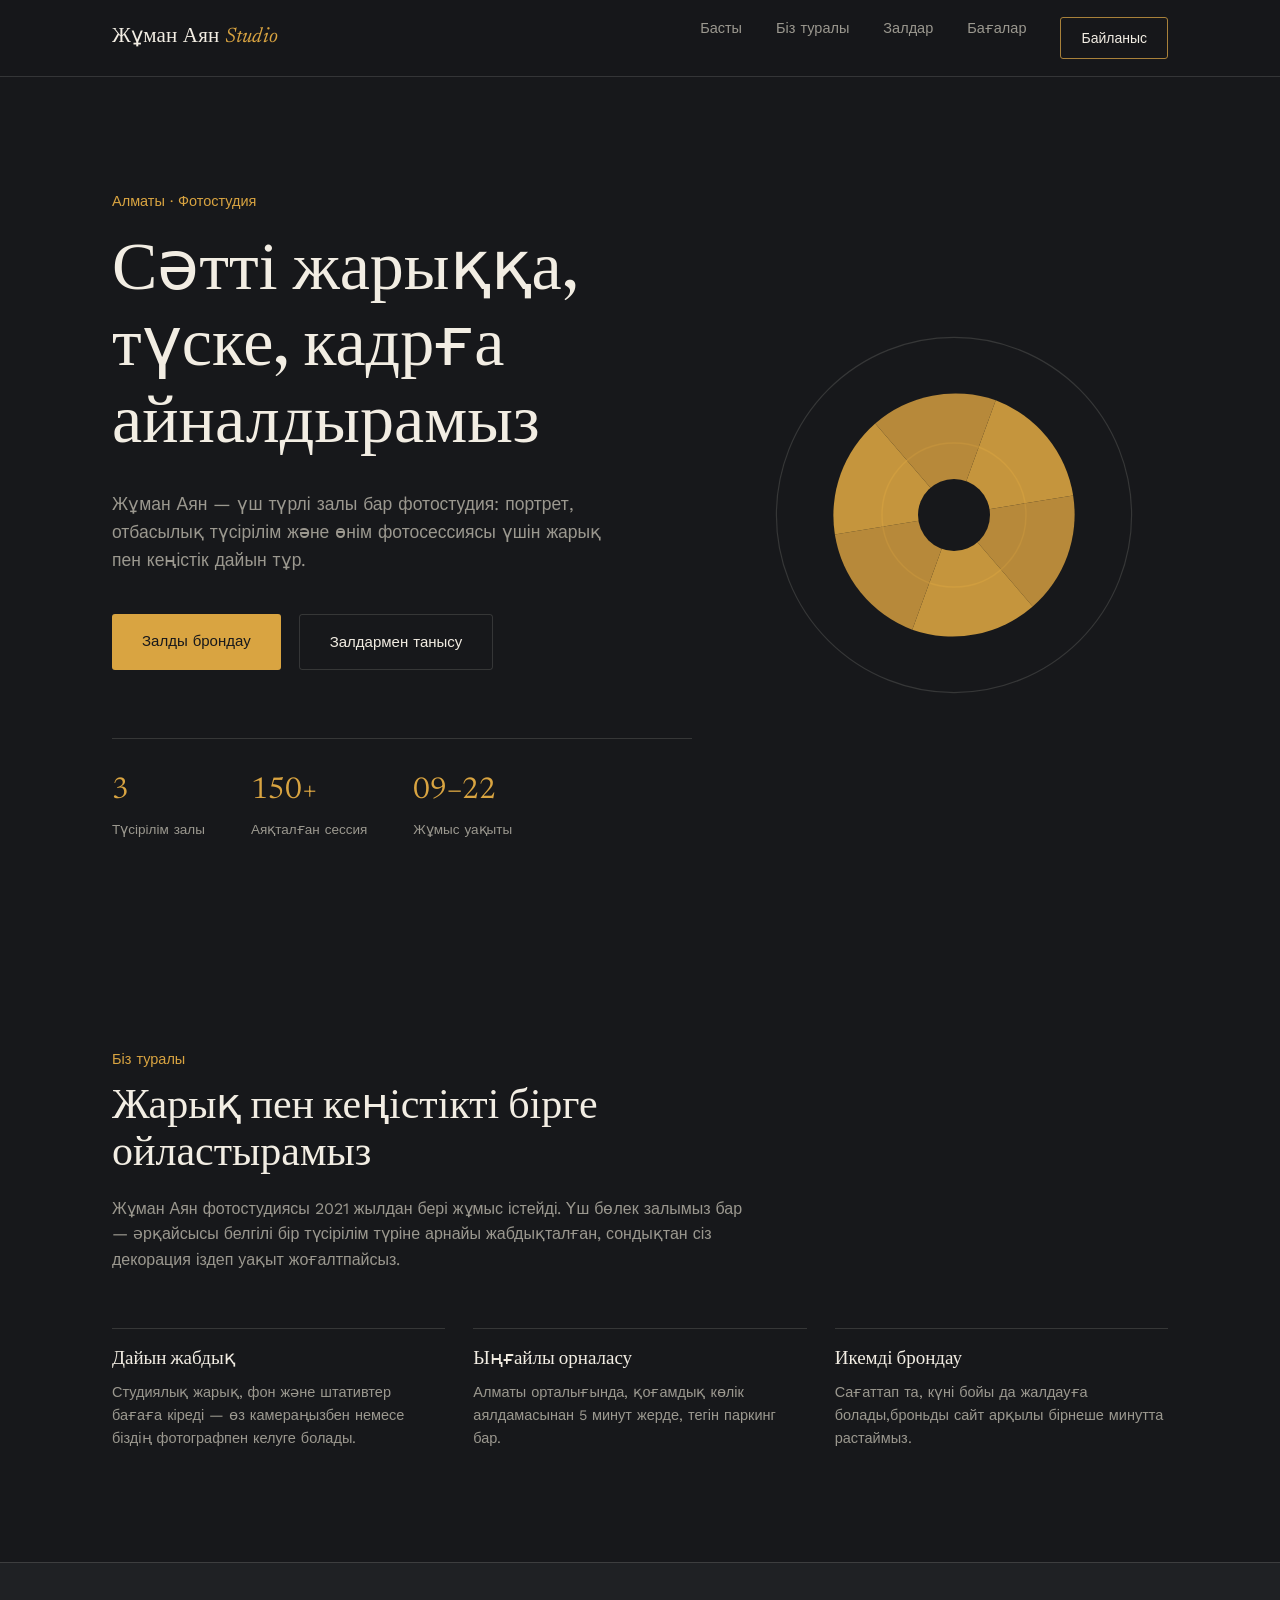
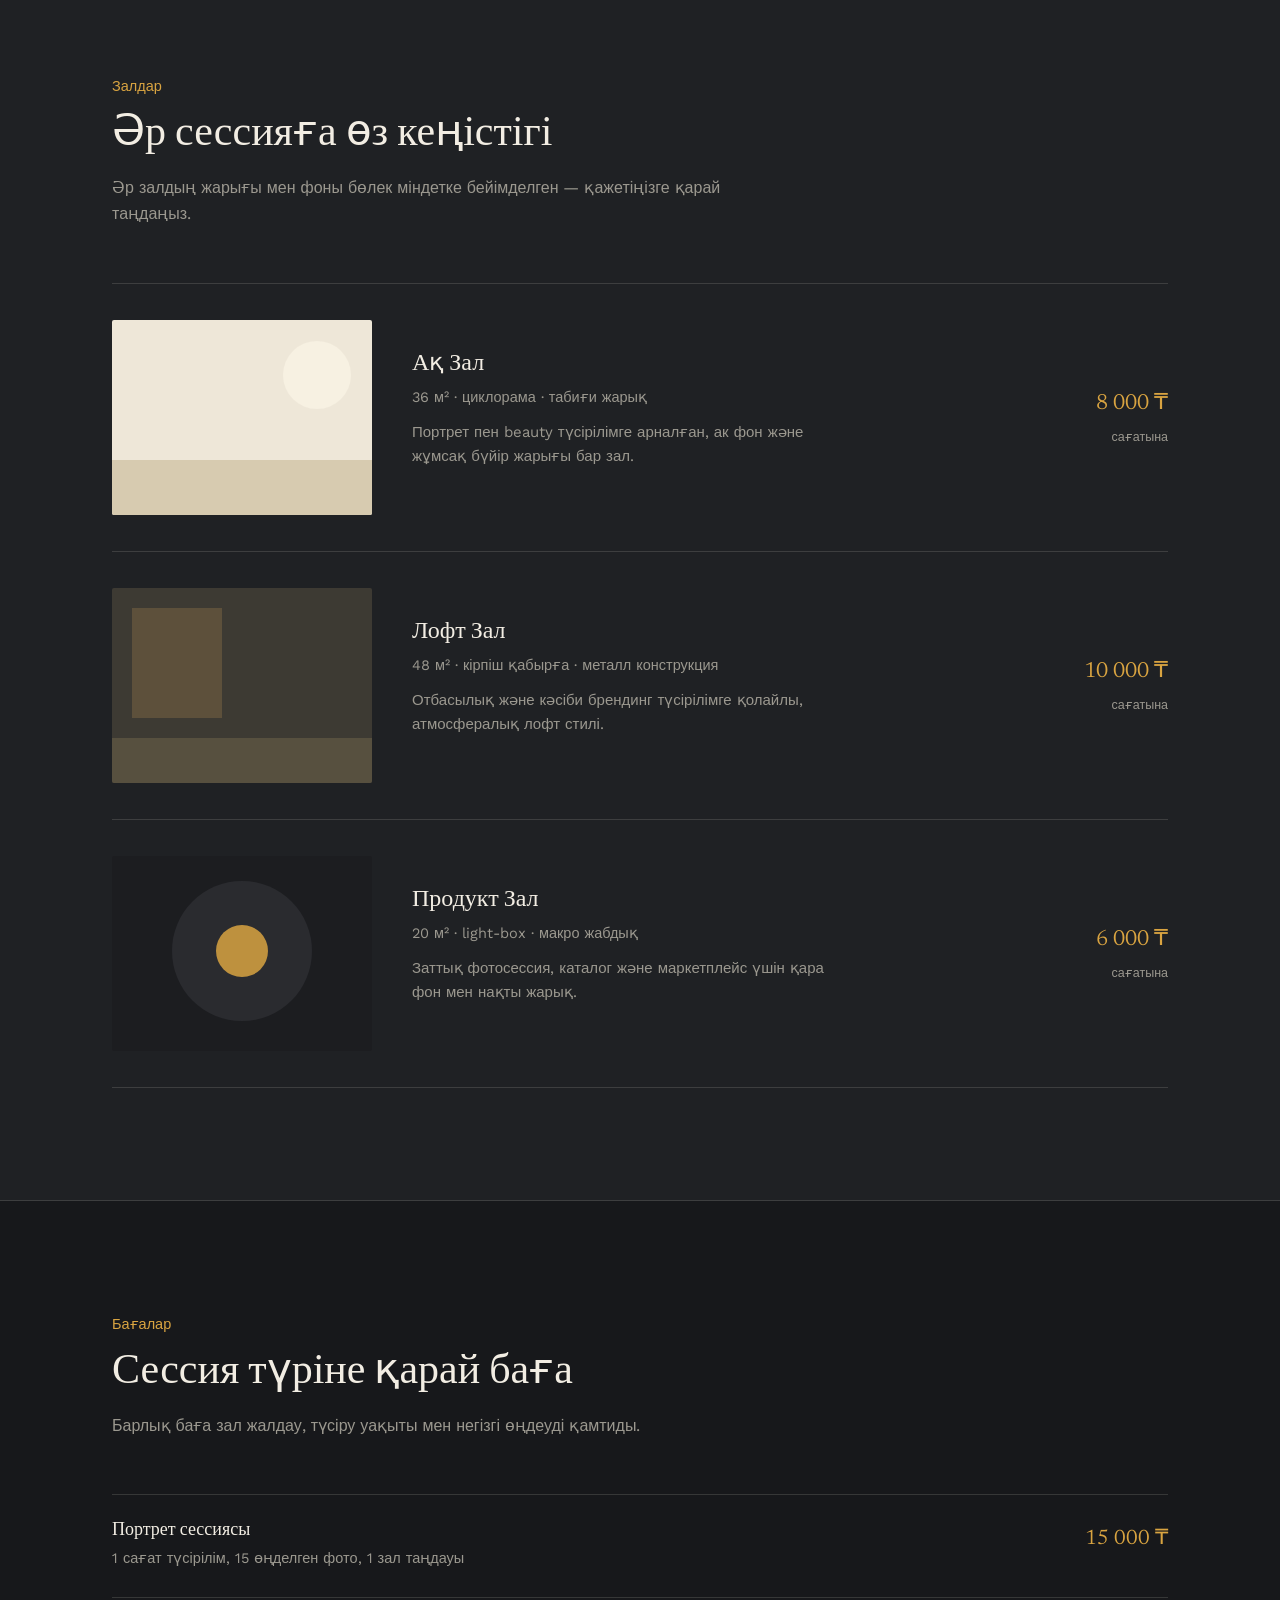
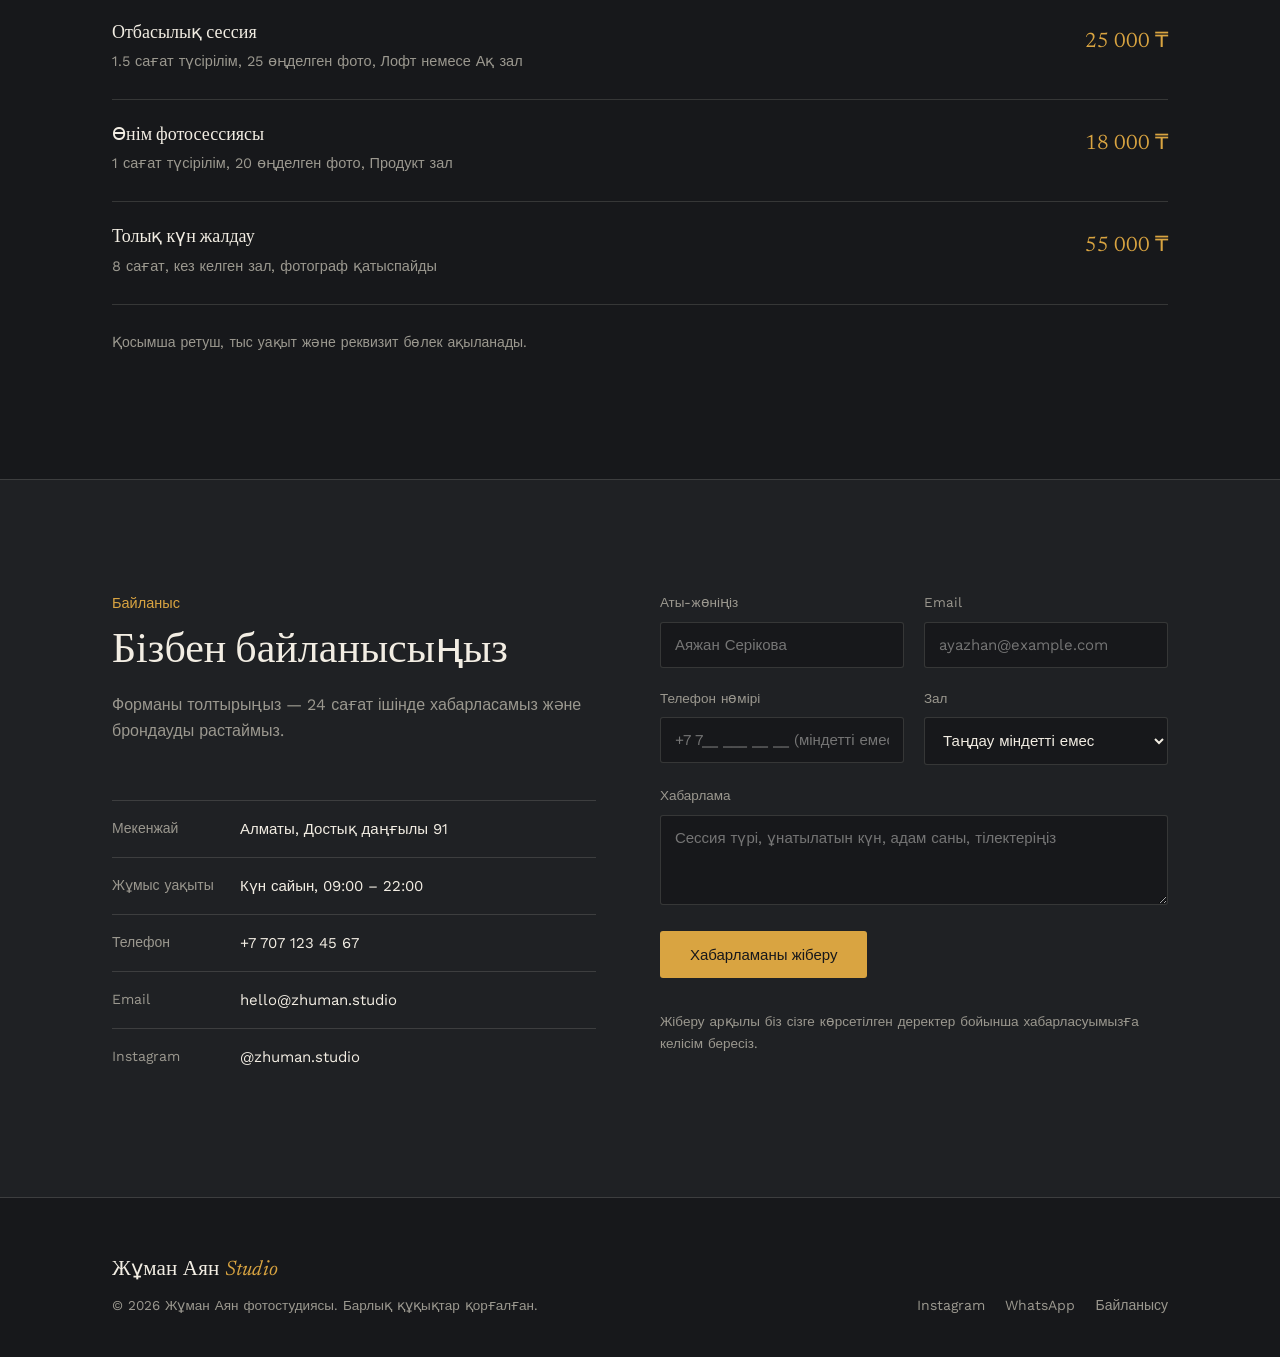
<file: landing/templates/landing/index.html>
<!DOCTYPE html>
<html lang="kk">
<head>
<meta charset="UTF-8">
<meta name="viewport" content="width=device-width, initial-scale=1.0">
<title>Жұман Аян — фотостудия</title>
<meta name="description" content="Жұман Аян фотостудиясы: залдар, бағалар, брондау">
<link rel="icon" type="image/svg+xml" href="[data-uri]">
<link rel="preconnect" href="https://fonts.googleapis.com">
<link rel="preconnect" href="https://fonts.gstatic.com" crossorigin>
<link href="https://fonts.googleapis.com/css2?family=Newsreader:ital,opsz,wght@0,6..72,400;0,6..72,500;0,6..72,600;1,6..72,400&family=Work+Sans:wght@400;500;600&display=swap" rel="stylesheet">
<style>
  :root{
    --bg: #17181b;
    --bg-panel: #1f2124;
    --paper: #f2ede3;
    --ink: #17181b;
    --gold: #d9a441;
    --gold-dim: #a8813a;
    --line: rgba(242,237,227,0.14);
    --muted: #9b988f;
  }

  *{ box-sizing: border-box; }
  html{ scroll-behavior: smooth; }
  body{
    margin:0;
    background: var(--bg);
    color: var(--paper);
    font-family: 'Work Sans', sans-serif;
    font-size: 16px;
    line-height: 1.6;
    -webkit-font-smoothing: antialiased;
  }
  h1,h2,h3{
    font-family: 'Newsreader', serif;
    font-weight: 500;
    line-height: 1.12;
    margin: 0;
  }
  a{ color: inherit; }
  img{ max-width:100%; display:block; }
  .wrap{
    max-width: 1120px;
    margin: 0 auto;
    padding: 0 32px;
  }
  section{ padding: 112px 0; }
  @media (max-width: 640px){
    section{ padding: 72px 0; }
    .wrap{ padding: 0 20px; }
  }

  /* ---------- header ---------- */
  header{
    position: fixed;
    top:0; left:0; right:0;
    z-index: 50;
    background: rgba(23,24,27,0.86);
    backdrop-filter: blur(10px);
    border-bottom: 1px solid var(--line);
  }
  .nav{
    display:flex;
    align-items:center;
    justify-content: space-between;
    height: 76px;
  }
  .brand{
    font-family:'Newsreader', serif;
    font-size: 21px;
    letter-spacing: 0.01em;
  }
  .brand em{ font-style: italic; color: var(--gold); }
  nav.links{ display:flex; gap: 34px; }
  nav.links a{
    text-decoration:none;
    font-size: 14.5px;
    color: var(--muted);
    transition: color .2s ease;
  }
  nav.links a:hover{ color: var(--paper); }
  .nav-cta{
    border: 1px solid var(--gold-dim);
    color: var(--paper) !important;
    padding: 9px 20px;
    border-radius: 3px;
    font-size: 14px !important;
  }
  .nav-cta:hover{ background: var(--gold); border-color: var(--gold); color: var(--ink) !important; }
  .burger{ display:none; background:none; border:none; color: var(--paper); font-size: 26px; cursor:pointer; }

  @media (max-width: 780px){
    nav.links{
      position:absolute;
      top: 76px; left:0; right:0;
      background: var(--bg-panel);
      flex-direction: column;
      gap: 0;
      display: none;
      border-bottom: 1px solid var(--line);
    }
    nav.links.open{ display:flex; }
    nav.links a{ padding: 16px 20px; border-top: 1px solid var(--line); }
    .burger{ display:block; }
  }

  /* ---------- hero ---------- */
  .hero{
    padding-top: 190px;
    padding-bottom: 96px;
    position: relative;
    overflow: hidden;
  }
  .hero .wrap{
    display:grid;
    grid-template-columns: 1.15fr 0.85fr;
    gap: 48px;
    align-items:center;
  }
  .hero-eyebrow{
    font-size: 14.5px;
    color: var(--gold);
    margin-bottom: 22px;
  }
  .hero h1{
    font-size: clamp(40px, 5.4vw, 68px);
    max-width: 12ch;
  }
  .hero p.lede{
    max-width: 46ch;
    color: var(--muted);
    font-size: 17.5px;
    margin-top: 26px;
  }
  .hero-actions{ display:flex; gap: 18px; margin-top: 40px; flex-wrap: wrap; }
  .btn{
    display:inline-block;
    padding: 15px 30px;
    border-radius: 3px;
    text-decoration:none;
    font-size: 15px;
    font-weight: 500;
    transition: transform .18s ease, background .18s ease, color .18s ease, border-color .18s ease;
  }
  .btn-solid{ background: var(--gold); color: var(--ink); }
  .btn-solid:hover{ background: #eab958; transform: translateY(-1px); }
  .btn-ghost{ border: 1px solid var(--line); color: var(--paper); }
  .btn-ghost:hover{ border-color: var(--gold-dim); }

  .aperture-wrap{
    display:flex;
    justify-content:center;
    align-items:center;
  }
  .aperture{ width: min(360px, 80vw); height: auto; }
  .aperture .blade{
    transform-origin: 150px 150px;
    transition: transform 1.1s cubic-bezier(.2,.7,.2,1);
  }
  .aperture.closed .blade{ transform: rotate(0deg) scale(1); }
  .aperture.open .blade{ transform: rotate(20deg) scale(0.82); }

  .hero-stats{
    display:flex;
    gap: 46px;
    margin-top: 68px;
    border-top: 1px solid var(--line);
    padding-top: 28px;
  }
  .hero-stats .num{ font-family:'Newsreader', serif; font-size: 30px; color: var(--gold); }
  .hero-stats .lbl{ font-size: 13.5px; color: var(--muted); margin-top: 4px; }

  @media (max-width: 900px){
    .hero{ padding-top: 150px; }
    .hero .wrap{ grid-template-columns: 1fr; }
    .aperture-wrap{ order: -1; margin-bottom: 8px; }
    .aperture{ width: min(220px, 60vw); }
  }
  @media (max-width: 480px){
    .hero-stats{ flex-wrap: wrap; row-gap: 20px; column-gap: 32px; }
    .hero-actions{ flex-direction: column; align-items: stretch; }
    .hero-actions .btn{ text-align: center; }
  }

  /* ---------- section heads ---------- */
  .head{ max-width: 640px; margin-bottom: 56px; }
  .head .kicker{ color: var(--gold); font-size: 14.5px; margin-bottom: 14px; }
  .head h2{ font-size: clamp(30px, 3.6vw, 42px); }
  .head p{ color: var(--muted); margin-top: 16px; font-size: 16px; }

  /* ---------- about ---------- */
  .about-grid{
    display:grid;
    grid-template-columns: repeat(3, 1fr);
    gap: 28px;
  }
  .about-card{
    border-top: 1px solid var(--line);
    padding-top: 20px;
  }
  .about-card h3{ font-size: 19px; margin: 0 0 10px; }
  .about-card p{ color: var(--muted); font-size: 14.5px; margin: 0; }
  @media (max-width: 780px){
    .about-grid{ grid-template-columns: 1fr; gap: 24px; }
  }

  /* ---------- halls ---------- */
  .halls{ background: var(--bg-panel); border-top: 1px solid var(--line); border-bottom: 1px solid var(--line); }
  .hall-list{ display:flex; flex-direction:column; }
  .hall{
    display:grid;
    grid-template-columns: 260px 1fr auto;
    gap: 40px;
    align-items:center;
    padding: 36px 0;
    border-top: 1px solid var(--line);
  }
  .hall:last-child{ border-bottom: 1px solid var(--line); }
  .hall-swatch{
    width: 100%;
    aspect-ratio: 4/3;
    border-radius: 2px;
    position: relative;
    overflow:hidden;
  }
  .hall-swatch svg, .hall-swatch img{ width:100%; height:100%; object-fit: cover; }
  .hall-name{ font-size: 24px; margin: 0 0 8px; font-weight: 500; }
  .hall-meta{ color: var(--muted); font-size: 14.5px; }
  .hall-desc{ color: var(--muted); margin-top: 10px; max-width: 46ch; font-size: 15px; }
  .hall-price{ text-align:right; white-space:nowrap; }
  .hall-price .amount{ font-family:'Newsreader', serif; font-size: 22px; color: var(--gold); }
  .hall-price .per{ display:block; color: var(--muted); font-size: 12.5px; margin-top: 4px; }
  @media (max-width: 820px){
    .hall{ grid-template-columns: 1fr; text-align:left; }
    .hall-price{ text-align:left; }
    .hall-swatch{ max-width: 260px; }
  }

  /* ---------- prices ---------- */
  .price-list{ border-top: 1px solid var(--line); }
  .price-row{
    display:flex;
    justify-content: space-between;
    gap: 24px;
    padding: 26px 0;
    border-bottom: 1px solid var(--line);
  }
  .price-row .name{ font-size: 18px; font-weight: 500; margin: 0; }
  .price-row .desc{ color: var(--muted); font-size: 14.5px; margin-top: 6px; max-width: 52ch; }
  .price-row .value{ font-family:'Newsreader', serif; font-size: 21px; color: var(--gold); white-space:nowrap; padding-top: 2px; }
  .price-note{ color: var(--muted); font-size: 14px; margin-top: 26px; }
  @media (max-width: 480px){
    .price-row{ flex-direction: column; gap: 6px; }
  }

  /* ---------- booking ---------- */
  .booking{ background: var(--bg-panel); border-top:1px solid var(--line); border-bottom:1px solid var(--line); }
  .booking .wrap{ display:grid; grid-template-columns: 1fr 1.05fr; gap: 64px; }
  .booking-info dl{ margin: 30px 0 0; }
  .booking-info .row{ display:flex; gap: 18px; padding: 16px 0; border-top: 1px solid var(--line); }
  .booking-info .row dt{ width: 110px; color: var(--muted); font-size: 14px; flex-shrink:0; }
  .booking-info .row dd{ margin:0; font-size: 15px; }

  form{ display:flex; flex-direction:column; gap: 20px; }
  .field{ display:flex; flex-direction:column; gap: 8px; }
  .field label{ font-size: 13.5px; color: var(--muted); }
  .two-col{ display:grid; grid-template-columns: 1fr 1fr; gap: 20px; }
  input, select, textarea{
    background: var(--bg);
    border: 1px solid var(--line);
    color: var(--paper);
    padding: 13px 14px;
    border-radius: 3px;
    font-family: inherit;
    font-size: 15px;
  }
  input:focus, select:focus, textarea:focus{
    outline: none;
    border-color: var(--gold-dim);
  }
  textarea{ resize: vertical; min-height: 90px; }
  form .btn{ align-self:flex-start; border:none; cursor:pointer; margin-top: 6px; }
  .form-note{ font-size: 13.5px; color: var(--muted); }
  #bookingConfirm{
    display:none;
    margin-top: 4px;
    padding: 14px 16px;
    border: 1px solid var(--gold-dim);
    border-radius: 3px;
    font-size: 14.5px;
    color: var(--gold);
  }
  @media (max-width: 860px){
    .booking .wrap{ grid-template-columns: 1fr; }
    .two-col{ grid-template-columns: 1fr; }
  }

  /* ---------- footer ---------- */
  footer{ padding: 56px 0 40px; }
  footer .wrap{
    display:flex;
    justify-content: space-between;
    align-items:flex-end;
    flex-wrap: wrap;
    gap: 24px;
  }
  footer .brand{ margin-bottom: 8px; }
  footer .fnote{ color: var(--muted); font-size: 13.5px; }
  footer .social{ display:flex; gap: 20px; }
  footer .social a{ color: var(--muted); text-decoration:none; font-size: 14px; }
  footer .social a:hover{ color: var(--gold); }
</style>
</head>
<body>

<header>
  <div class="wrap nav">
    <div class="brand">Жұман Аян <em>Studio</em></div>
    <nav class="links" id="navLinks" aria-label="Негізгі мәзір">
      <a href="#hero">Басты</a>
      <a href="#about">Біз туралы</a>
      <a href="#halls">Залдар</a>
      <a href="#prices">Бағалар</a>
      <a href="#contact" class="nav-cta">Байланыс</a>
    </nav>
    <button class="burger" id="burgerBtn" aria-label="Мәзірді ашу">☰</button>
  </div>
</header>

<main>
<section class="hero" id="hero">
  <div class="wrap">
    <div>
      <div class="hero-eyebrow">Алматы · Фотостудия</div>
      <h1>Сәтті жарыққа,<br>түске, кадрға айналдырамыз</h1>
      <p class="lede">Жұман Аян — үш түрлі залы бар фотостудия: портрет, отбасылық түсірілім және өнім фотосессиясы үшін жарық пен кеңістік дайын тұр.</p>
      <div class="hero-actions">
        <a href="#contact" class="btn btn-solid">Залды брондау</a>
        <a href="#halls" class="btn btn-ghost">Залдармен танысу</a>
      </div>
      <div class="hero-stats">
        <div>
          <div class="num">3</div>
          <div class="lbl">Түсірілім залы</div>
        </div>
        <div>
          <div class="num">150+</div>
          <div class="lbl">Аяқталған сессия</div>
        </div>
        <div>
          <div class="num">09–22</div>
          <div class="lbl">Жұмыс уақыты</div>
        </div>
      </div>
    </div>
    <div class="aperture-wrap">
      <svg class="aperture closed" id="apertureSvg" viewBox="0 0 300 300" xmlns="http://www.w3.org/2000/svg" aria-hidden="true" focusable="false">
        <circle cx="150" cy="150" r="148" fill="none" stroke="rgba(242,237,227,0.14)" stroke-width="1"/>
        <circle cx="150" cy="150" r="60" fill="none" stroke="#d9a441" stroke-width="1.2" opacity="0.55"/>
        <g>
          <path class="blade" fill="#d9a441" opacity="0.9" d="M150 150 L150 26 A124 124 0 0 1 257 90 Z"/>
          <path class="blade" fill="#c9963d" opacity="0.9" d="M150 150 L257 90 A124 124 0 0 1 257 210 Z"/>
          <path class="blade" fill="#d9a441" opacity="0.9" d="M150 150 L257 210 A124 124 0 0 1 150 274 Z"/>
          <path class="blade" fill="#c9963d" opacity="0.9" d="M150 150 L150 274 A124 124 0 0 1 43 210 Z"/>
          <path class="blade" fill="#d9a441" opacity="0.9" d="M150 150 L43 210 A124 124 0 0 1 43 90 Z"/>
          <path class="blade" fill="#c9963d" opacity="0.9" d="M150 150 L43 90 A124 124 0 0 1 150 26 Z"/>
        </g>
        <circle cx="150" cy="150" r="30" fill="#17181b"/>
      </svg>
    </div>
  </div>
</section>

<section class="about" id="about">
  <div class="wrap">
    <div class="head">
      <div class="kicker">Біз туралы</div>
      <h2>Жарық пен кеңістікті бірге ойластырамыз</h2>
      <p>Жұман Аян фотостудиясы 2021 жылдан бері жұмыс істейді. Үш бөлек залымыз бар — әрқайсысы белгілі бір түсірілім түріне арнайы жабдықталған, сондықтан сіз декорация іздеп уақыт жоғалтпайсыз.</p>
    </div>
    <div class="about-grid">
      <article class="about-card">
        <h3>Дайын жабдық</h3>
        <p>Студиялық жарық, фон және штативтер бағаға кіреді — өз камераңызбен немесе біздің фотографпен келуге болады.</p>
      </article>
      <article class="about-card">
        <h3>Ыңғайлы орналасу</h3>
        <p>Алматы орталығында, қоғамдық көлік аялдамасынан 5 минут жерде, тегін паркинг бар.</p>
      </article>
      <article class="about-card">
        <h3>Икемді брондау</h3>
        <p>Сағаттап та, күні бойы да жалдауға болады,броньды сайт арқылы бірнеше минутта растаймыз.</p>
      </article>
    </div>
  </div>
</section>

<section class="halls" id="halls">
  <div class="wrap">
    <div class="head">
      <div class="kicker">Залдар</div>
      <h2>Әр сессияға өз кеңістігі</h2>
      <p>Әр залдың жарығы мен фоны бөлек міндетке бейімделген — қажетіңізге қарай таңдаңыз.</p>
    </div>

    <div class="hall-list">
      <article class="hall">
        <div class="hall-swatch">
          <img src="[data-uri]" alt="Ақ Зал: ақ фон және циклорамасы бар түсірілім кеңістігі" width="260" height="195" loading="lazy">
        </div>
        <div>
          <h3 class="hall-name">Ақ Зал</h3>
          <div class="hall-meta">36 м² · циклорама · табиғи жарық</div>
          <p class="hall-desc">Портрет пен beauty түсірілімге арналған, ак фон және жұмсақ бүйір жарығы бар зал.</p>
        </div>
        <div class="hall-price">
          <div class="amount">8 000 ₸</div>
          <span class="per">сағатына</span>
        </div>
      </article>

      <article class="hall">
        <div class="hall-swatch">
          <img src="[data-uri]" alt="Лофт Зал: кірпіш қабырғасы бар атмосфералық интерьер" width="260" height="195" loading="lazy">
        </div>
        <div>
          <h3 class="hall-name">Лофт Зал</h3>
          <div class="hall-meta">48 м² · кірпіш қабырға · металл конструкция</div>
          <p class="hall-desc">Отбасылық және кәсіби брендинг түсірілімге қолайлы, атмосфералық лофт стилі.</p>
        </div>
        <div class="hall-price">
          <div class="amount">10 000 ₸</div>
          <span class="per">сағатына</span>
        </div>
      </article>

      <article class="hall">
        <div class="hall-swatch">
          <img src="[data-uri]" alt="Продукт Зал: қара фон және заттық түсірілім үшін жарық құрылғысы" width="260" height="195" loading="lazy">
        </div>
        <div>
          <h3 class="hall-name">Продукт Зал</h3>
          <div class="hall-meta">20 м² · light-box · макро жабдық</div>
          <p class="hall-desc">Заттық фотосессия, каталог және маркетплейс үшін қара фон мен нақты жарық.</p>
        </div>
        <div class="hall-price">
          <div class="amount">6 000 ₸</div>
          <span class="per">сағатына</span>
        </div>
      </article>
    </div>
  </div>
</section>

<section class="prices" id="prices">
  <div class="wrap">
    <div class="head">
      <div class="kicker">Бағалар</div>
      <h2>Сессия түріне қарай баға</h2>
      <p>Барлық баға зал жалдау, түсіру уақыты мен негізгі өңдеуді қамтиды.</p>
    </div>

    <div class="price-list">
      <div class="price-row">
        <div>
          <h3 class="name">Портрет сессиясы</h3>
          <div class="desc">1 сағат түсірілім, 15 өңделген фото, 1 зал таңдауы</div>
        </div>
        <div class="value">15 000 ₸</div>
      </div>
      <div class="price-row">
        <div>
          <h3 class="name">Отбасылық сессия</h3>
          <div class="desc">1.5 сағат түсірілім, 25 өңделген фото, Лофт немесе Ақ зал</div>
        </div>
        <div class="value">25 000 ₸</div>
      </div>
      <div class="price-row">
        <div>
          <h3 class="name">Өнім фотосессиясы</h3>
          <div class="desc">1 сағат түсірілім, 20 өңделген фото, Продукт зал</div>
        </div>
        <div class="value">18 000 ₸</div>
      </div>
      <div class="price-row">
        <div>
          <h3 class="name">Толық күн жалдау</h3>
          <div class="desc">8 сағат, кез келген зал, фотограф қатыспайды</div>
        </div>
        <div class="value">55 000 ₸</div>
      </div>
    </div>
    <p class="price-note">Қосымша ретуш, тыс уақыт және реквизит бөлек ақыланады.</p>
  </div>
</section>

<section class="booking" id="contact">
  <div class="wrap">
    <div>
      <div class="head">
        <div class="kicker">Байланыс</div>
        <h2>Бізбен байланысыңыз</h2>
        <p>Форманы толтырыңыз — 24 сағат ішінде хабарласамыз және брондауды растаймыз.</p>
      </div>
      <div class="booking-info">
        <dl>
          <div class="row"><dt>Мекенжай</dt><dd>Алматы, Достық даңғылы 91</dd></div>
          <div class="row"><dt>Жұмыс уақыты</dt><dd>Күн сайын, 09:00 – 22:00</dd></div>
          <div class="row"><dt>Телефон</dt><dd>+7 707 123 45 67</dd></div>
          <div class="row"><dt>Email</dt><dd>hello@zhuman.studio</dd></div>
          <div class="row"><dt>Instagram</dt><dd>@zhuman.studio</dd></div>
        </dl>
      </div>
    </div>

    <form id="bookingForm" novalidate>
      <div class="two-col">
        <div class="field">
          <label for="fname">Аты-жөніңіз</label>
          <input type="text" id="fname" name="fname" required placeholder="Аяжан Серікова">
        </div>
        <div class="field">
          <label for="femail">Email</label>
          <input type="email" id="femail" name="femail" required placeholder="ayazhan@example.com">
        </div>
      </div>
      <div class="two-col">
        <div class="field">
          <label for="fphone">Телефон нөмірі</label>
          <input type="tel" id="fphone" name="fphone" pattern="^[0-9+()\s-]{7,}$" placeholder="+7 7__ ___ __ __ (міндетті емес)">
        </div>
        <div class="field">
          <label for="fhall">Зал</label>
          <select id="fhall" name="fhall">
            <option value="" selected>Таңдау міндетті емес</option>
            <option value="ak">Ақ Зал</option>
            <option value="loft">Лофт Зал</option>
            <option value="product">Продукт Зал</option>
          </select>
        </div>
      </div>
      <div class="field">
        <label for="fmsg">Хабарлама</label>
        <textarea id="fmsg" name="fmsg" required placeholder="Сессия түрі, ұнатылатын күн, адам саны, тілектеріңіз"></textarea>
      </div>
      <button type="submit" class="btn btn-solid">Хабарламаны жіберу</button>
      <p class="form-note">Жіберу арқылы біз сізге көрсетілген деректер бойынша хабарласуымызға келісім бересіз.</p>
      <div id="bookingConfirm" role="status">Рахмет! Хабарламаңыз қабылданды, жақын арада хабарласамыз.</div>
    </form>
  </div>
</section>
</main>

<footer>
  <div class="wrap">
    <div>
      <div class="brand">Жұман Аян <em>Studio</em></div>
      <div class="fnote">© 2026 Жұман Аян фотостудиясы. Барлық құқықтар қорғалған.</div>
    </div>
    <div class="social">
      <a href="#">Instagram</a>
      <a href="#">WhatsApp</a>
      <a href="#contact">Байланысу</a>
    </div>
  </div>
</footer>

<script>
  // mobile nav toggle
  document.getElementById('burgerBtn').addEventListener('click', function(){
    document.getElementById('navLinks').classList.toggle('open');
  });
  document.querySelectorAll('#navLinks a').forEach(function(a){
    a.addEventListener('click', function(){
      document.getElementById('navLinks').classList.remove('open');
    });
  });

  // one-time hero aperture reveal
  window.addEventListener('load', function(){
    var ap = document.getElementById('apertureSvg');
    setTimeout(function(){ ap.classList.remove('closed'); ap.classList.add('open'); }, 300);
  });

  // booking form: client-side confirmation only (static page, no backend)
  document.getElementById('bookingForm').addEventListener('submit', function(e){
    e.preventDefault();
    if (this.checkValidity()) {
      document.getElementById('bookingConfirm').style.display = 'block';
      this.reset();
    } else {
      this.reportValidity();
    }
  });
</script>

</body>
</html>
</file>
